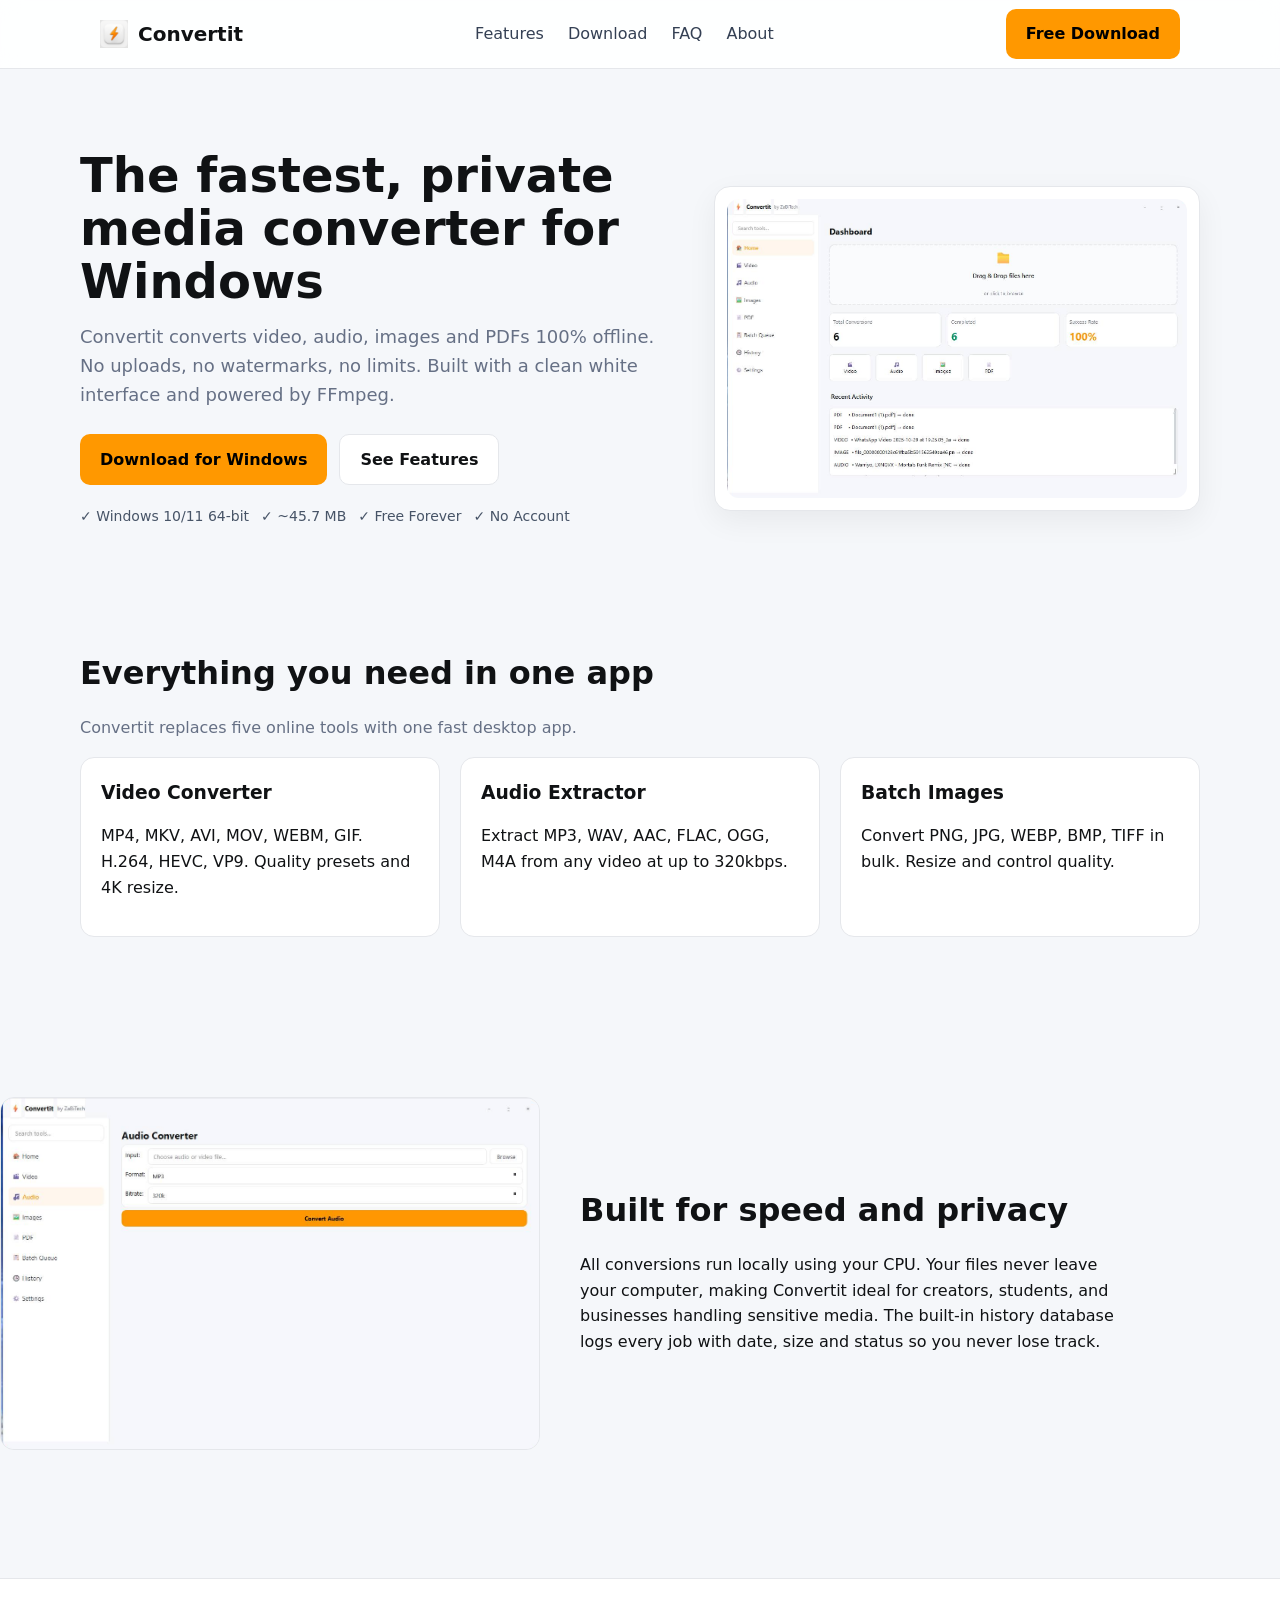
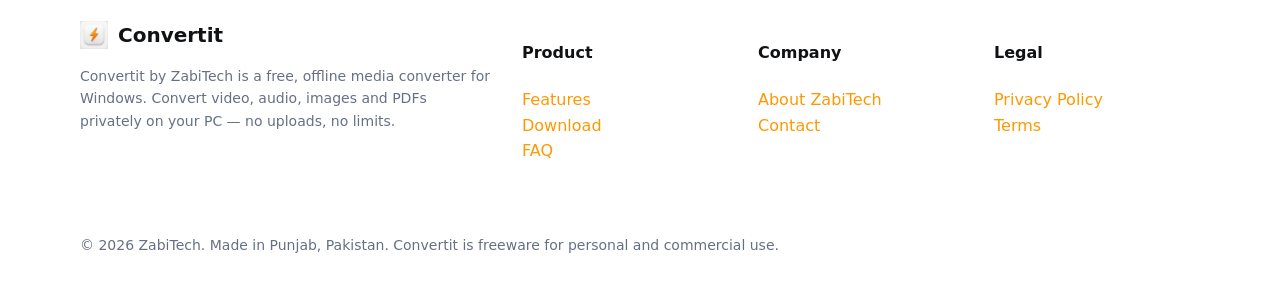
<file: index.html>
<!doctype html>
<html lang="en">
<head>
<meta charset="utf-8">
<title>Convertit – Free Offline Video, Audio, Image & PDF Converter for Windows</title>
<meta name="description" content="Download Convertit by ZabiTech. Free, fast, offline converter for Windows 10/11. Convert MP4, MKV, MP3, WAV, PNG, JPG, PDF without uploading.">
<meta name="viewport" content="width=device-width,initial-scale=1">
<link rel="icon" href="favicon.ico">
<link rel="apple-touch-icon" href="assets/favicon.ico">
<link rel="canonical" href="https://convertit.zabitech.dev/">
<meta property="og:title" content="Convertit – Free Offline Video, Audio, Image & PDF Converter for Windows">
<meta property="og:description" content="Download Convertit by ZabiTech. Free, fast, offline converter for Windows 10/11. Convert MP4, MKV, MP3, WAV, PNG, JPG, PDF without uploading.">
<meta property="og:type" content="website">
<meta property="og:image" content="assets/screenshot-dashboard.png">
<meta name="twitter:card" content="summary_large_image">
<link rel="stylesheet" href="assets/style.css">
<script type="application/ld+json">{
"@context":"https://schema.org",
"@type":"SoftwareApplication",
"name":"Convertit",
"operatingSystem":"Windows 10, Windows 11",
"applicationCategory":"MultimediaApplication",
"offers":{"@type":"Offer","price":"0","priceCurrency":"USD"},
"publisher":{"@type":"Organization","name":"ZabiTech"},
"description":"Download Convertit by ZabiTech. Free, fast, offline converter for Windows 10/11. Convert MP4, MKV, MP3, WAV, PNG, JPG, PDF without uploading.",
"downloadUrl":"https://github.com/Zabi178/convertit/releases/download/v1.0.0/Convertit-Setup.exe",
"screenshot":"https://convertit.zabitech.dev/assets/screenshot-dashboard.png"
}</script>
</head>
<body>
<header><div class="container nav">
  <a class="brand" href="index.html"><img src="assets/favicon.ico" alt="Convertit"> Convertit</a>
  <nav><ul>
    <li><a href="features.html" >Features</a></li>
    <li><a href="download.html" >Download</a></li>
    <li><a href="faq.html" >FAQ</a></li>
    <li><a href="about.html" >About</a></li>
  </ul></nav>
  <a class="btn" href="download.html">Free Download</a>
</div></header>

<section class="hero container">
  <div>
    <h1>The fastest, private media converter for Windows</h1>
    <p>Convertit converts video, audio, images and PDFs 100% offline. No uploads, no watermarks, no limits. Built with a clean white interface and powered by FFmpeg.</p>
    <div style="display:flex;gap:12px;flex-wrap:wrap">
      <a class="btn" href="download.html">Download for Windows</a>
      <a class="btn-ghost btn" href="features.html">See Features</a>
    </div>
    <div class="badges">
      <span>✓ Windows 10/11 64-bit</span><span>✓ ~45.7 MB</span><span>✓ Free Forever</span><span>✓ No Account</span>
    </div>
  </div>
  <div class="hero-card"><img src="assets/screenshot-dashboard.png" alt="Convertit Dashboard" loading="eager"></div>
</section>

<section class="section container">
  <h2>Everything you need in one app</h2>
  <p class="muted">Convertit replaces five online tools with one fast desktop app.</p>
  <div class="grid-3">
    <div class="card"><h3>Video Converter</h3><p>MP4, MKV, AVI, MOV, WEBM, GIF. H.264, HEVC, VP9. Quality presets and 4K resize.</p></div>
    <div class="card"><h3>Audio Extractor</h3><p>Extract MP3, WAV, AAC, FLAC, OGG, M4A from any video at up to 320kbps.</p></div>
    <div class="card"><h3>Batch Images</h3><p>Convert PNG, JPG, WEBP, BMP, TIFF in bulk. Resize and control quality.</p></div>
  </div>
</section>

<section class="section container feature">
  <div><img src="assets/screenshot-video.png" alt="Video Converter" loading="lazy"></div>
  <div><h2>Built for speed and privacy</h2><p>All conversions run locally using your CPU. Your files never leave your computer, making Convertit ideal for creators, students, and businesses handling sensitive media. The built-in history database logs every job with date, size and status so you never lose track.</p></div>
</section>

<footer><div class="container footer-grid">
  <div><div class="brand"><img src="assets/favicon.ico" alt=""> Convertit</div>
  <p class="small">Convertit by ZabiTech is a free, offline media converter for Windows. Convert video, audio, images and PDFs privately on your PC — no uploads, no limits.</p></div>
  <div><h4>Product</h4><p><a href="features.html">Features</a><br><a href="download.html">Download</a><br><a href="faq.html">FAQ</a></p></div>
  <div><h4>Company</h4><p><a href="about.html">About ZabiTech</a><br><a href="contact.html">Contact</a></p></div>
  <div><h4>Legal</h4><p><a href="privacy.html">Privacy Policy</a><br><a href="terms.html">Terms</a></p></div>
</div><div class="container" style="padding:0 0 30px"><p class="small">© 2026 ZabiTech. Made in Punjab, Pakistan. Convertit is freeware for personal and commercial use.</p></div></footer>
</body></html>
</file>
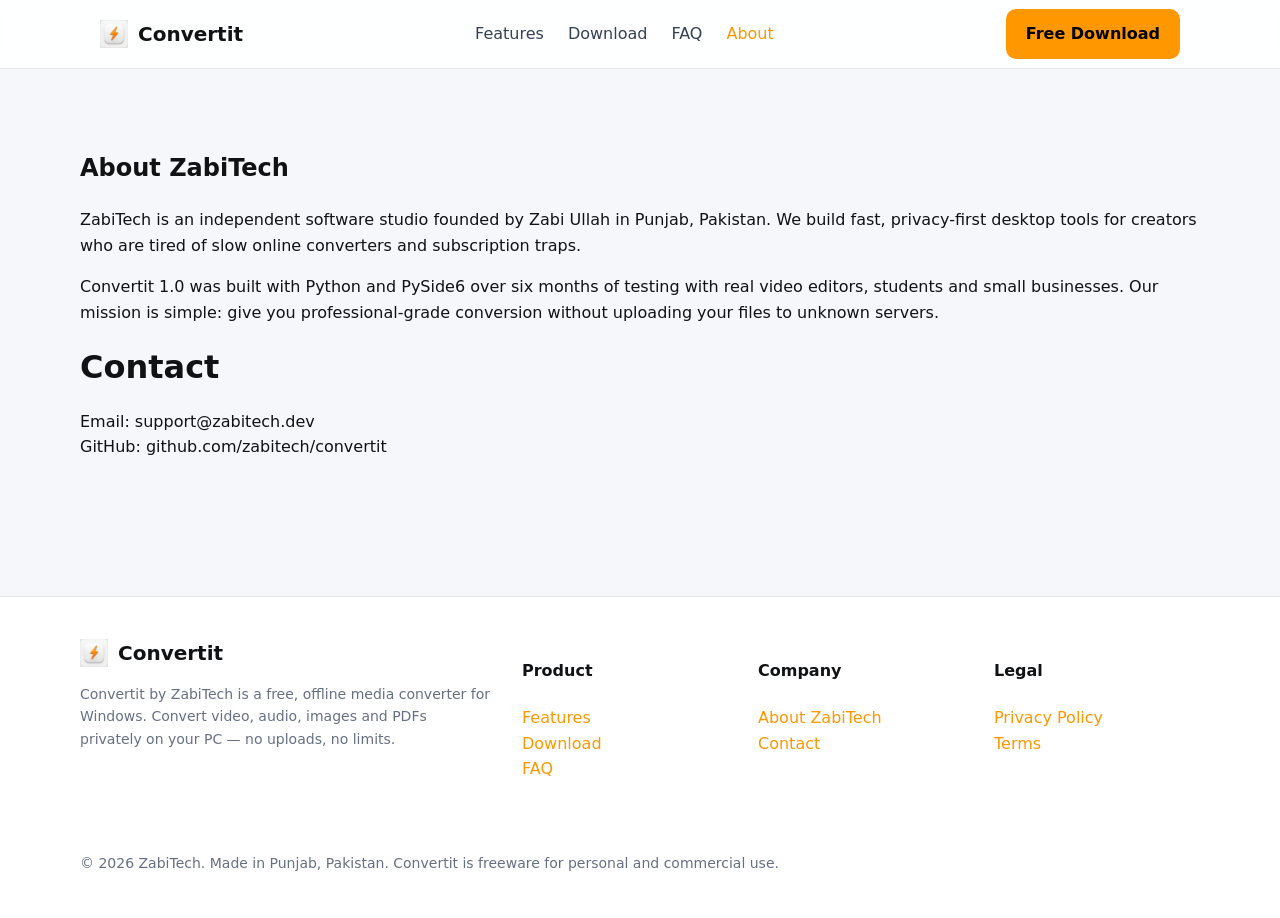
<file: about.html>
<!doctype html>
<html lang="en">
<head>
<meta charset="utf-8">
<title>About Convertit and ZabiTech</title>
<meta name="description" content="Learn about ZabiTech, the creator of Convertit free offline converter.">
<meta name="viewport" content="width=device-width,initial-scale=1">
<link rel="icon" href="favicon.ico">
<link rel="apple-touch-icon" href="assets/favicon.ico">
<link rel="canonical" href="https://convertit.zabitech.dev/">
<meta property="og:title" content="About Convertit and ZabiTech">
<meta property="og:description" content="Learn about ZabiTech, the creator of Convertit free offline converter.">
<meta property="og:type" content="website">
<meta property="og:image" content="assets/screenshot-dashboard.png">
<meta name="twitter:card" content="summary_large_image">
<link rel="stylesheet" href="assets/style.css">
<script type="application/ld+json">{
"@context":"https://schema.org",
"@type":"SoftwareApplication",
"name":"Convertit",
"operatingSystem":"Windows 10, Windows 11",
"applicationCategory":"MultimediaApplication",
"offers":{"@type":"Offer","price":"0","priceCurrency":"USD"},
"publisher":{"@type":"Organization","name":"ZabiTech"},
"description":"Learn about ZabiTech, the creator of Convertit free offline converter.",
"downloadUrl":"https://github.com/Zabi178/convertit/releases/download/v1.0.0/Convertit-Setup.exe",
"screenshot":"https://convertit.zabitech.dev/assets/screenshot-dashboard.png"
}</script>
</head>
<body>
<header><div class="container nav">
  <a class="brand" href="index.html"><img src="assets/favicon.ico" alt="Convertit"> Convertit</a>
  <nav><ul>
    <li><a href="features.html" >Features</a></li>
    <li><a href="download.html" >Download</a></li>
    <li><a href="faq.html" >FAQ</a></li>
    <li><a href="about.html" class="active">About</a></li>
  </ul></nav>
  <a class="btn" href="download.html">Free Download</a>
</div></header>

<section class="section container">
<h1>About ZabiTech</h1>
<p>ZabiTech is an independent software studio founded by Zabi Ullah in Punjab, Pakistan. We build fast, privacy-first desktop tools for creators who are tired of slow online converters and subscription traps.</p>
<p>Convertit 1.0 was built with Python and PySide6 over six months of testing with real video editors, students and small businesses. Our mission is simple: give you professional-grade conversion without uploading your files to unknown servers.</p>
<h2>Contact</h2>
<p>Email: support@zabitech.dev<br>GitHub: github.com/zabitech/convertit</p>
</section>

<footer><div class="container footer-grid">
  <div><div class="brand"><img src="assets/favicon.ico" alt=""> Convertit</div>
  <p class="small">Convertit by ZabiTech is a free, offline media converter for Windows. Convert video, audio, images and PDFs privately on your PC — no uploads, no limits.</p></div>
  <div><h4>Product</h4><p><a href="features.html">Features</a><br><a href="download.html">Download</a><br><a href="faq.html">FAQ</a></p></div>
  <div><h4>Company</h4><p><a href="about.html">About ZabiTech</a><br><a href="contact.html">Contact</a></p></div>
  <div><h4>Legal</h4><p><a href="privacy.html">Privacy Policy</a><br><a href="terms.html">Terms</a></p></div>
</div><div class="container" style="padding:0 0 30px"><p class="small">© 2026 ZabiTech. Made in Punjab, Pakistan. Convertit is freeware for personal and commercial use.</p></div></footer>
</body></html>
</file>
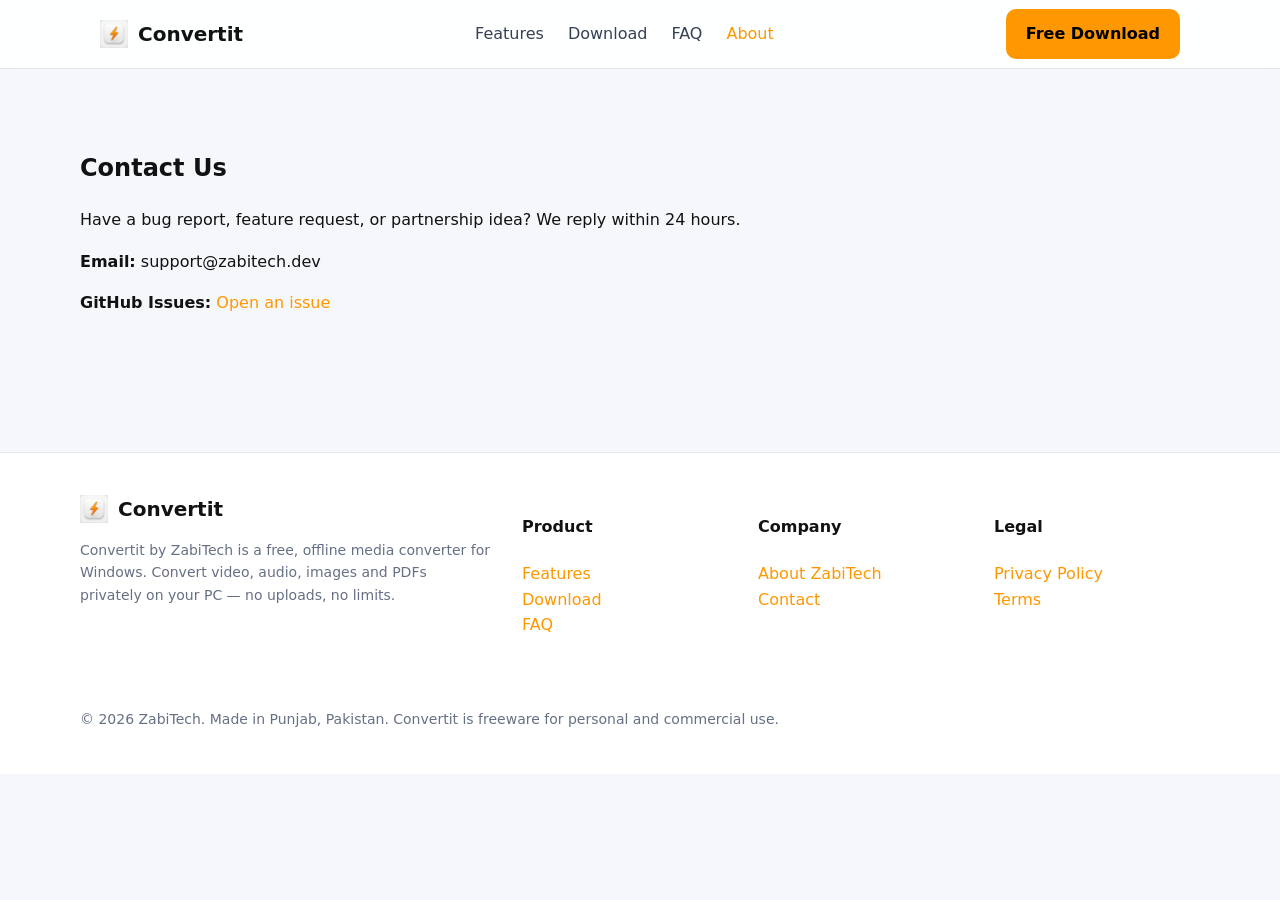
<file: contact.html>
<!doctype html>
<html lang="en">
<head>
<meta charset="utf-8">
<title>Contact ZabiTech Support</title>
<meta name="description" content="Contact the Convertit team for support.">
<meta name="viewport" content="width=device-width,initial-scale=1">
<link rel="icon" href="favicon.ico">
<link rel="apple-touch-icon" href="assets/favicon.ico">
<link rel="canonical" href="https://convertit.zabitech.dev/">
<meta property="og:title" content="Contact ZabiTech Support">
<meta property="og:description" content="Contact the Convertit team for support.">
<meta property="og:type" content="website">
<meta property="og:image" content="assets/screenshot-dashboard.png">
<meta name="twitter:card" content="summary_large_image">
<link rel="stylesheet" href="assets/style.css">
<script type="application/ld+json">{
"@context":"https://schema.org",
"@type":"SoftwareApplication",
"name":"Convertit",
"operatingSystem":"Windows 10, Windows 11",
"applicationCategory":"MultimediaApplication",
"offers":{"@type":"Offer","price":"0","priceCurrency":"USD"},
"publisher":{"@type":"Organization","name":"ZabiTech"},
"description":"Contact the Convertit team for support.",
"downloadUrl":"https://github.com/Zabi178/convertit/releases/download/v1.0.0/Convertit-Setup.exe",
"screenshot":"https://convertit.zabitech.dev/assets/screenshot-dashboard.png"
}</script>
</head>
<body>
<header><div class="container nav">
  <a class="brand" href="index.html"><img src="assets/favicon.ico" alt="Convertit"> Convertit</a>
  <nav><ul>
    <li><a href="features.html" >Features</a></li>
    <li><a href="download.html" >Download</a></li>
    <li><a href="faq.html" >FAQ</a></li>
    <li><a href="about.html" class="active">About</a></li>
  </ul></nav>
  <a class="btn" href="download.html">Free Download</a>
</div></header>

<section class="section container">
<h1>Contact Us</h1>
<p>Have a bug report, feature request, or partnership idea? We reply within 24 hours.</p>
<p><strong>Email:</strong> support@zabitech.dev</p>
<p><strong>GitHub Issues:</strong> <a href="https://github.com/zabitech/convertit/issues">Open an issue</a></p>
</section>

<footer><div class="container footer-grid">
  <div><div class="brand"><img src="assets/favicon.ico" alt=""> Convertit</div>
  <p class="small">Convertit by ZabiTech is a free, offline media converter for Windows. Convert video, audio, images and PDFs privately on your PC — no uploads, no limits.</p></div>
  <div><h4>Product</h4><p><a href="features.html">Features</a><br><a href="download.html">Download</a><br><a href="faq.html">FAQ</a></p></div>
  <div><h4>Company</h4><p><a href="about.html">About ZabiTech</a><br><a href="contact.html">Contact</a></p></div>
  <div><h4>Legal</h4><p><a href="privacy.html">Privacy Policy</a><br><a href="terms.html">Terms</a></p></div>
</div><div class="container" style="padding:0 0 30px"><p class="small">© 2026 ZabiTech. Made in Punjab, Pakistan. Convertit is freeware for personal and commercial use.</p></div></footer>
</body></html>
</file>
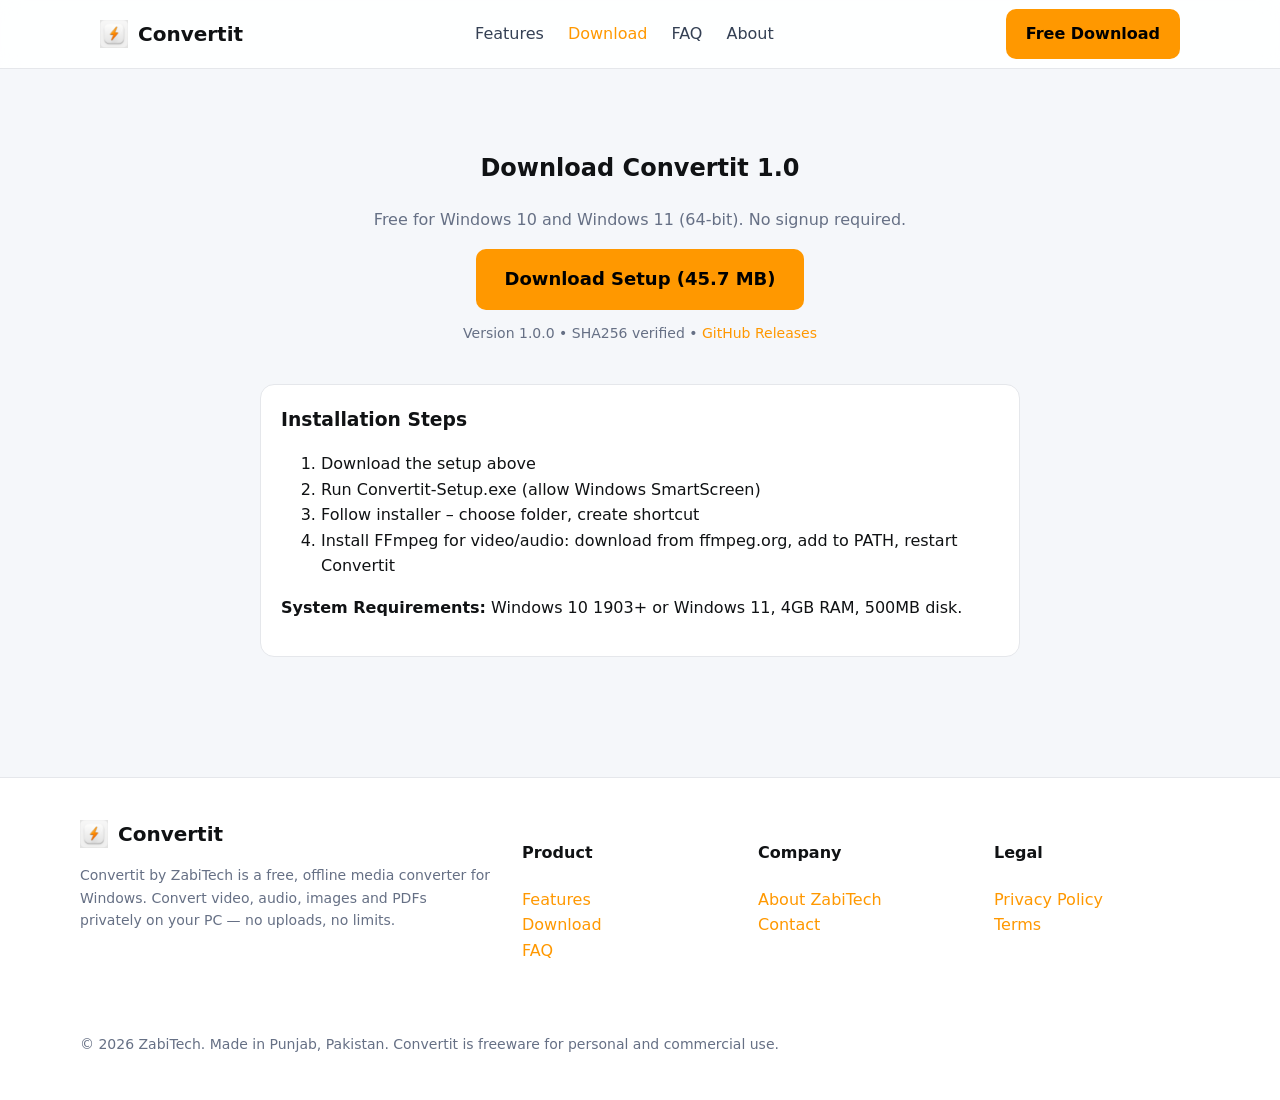
<file: download.html>
<!doctype html>
<html lang="en">
<head>
<meta charset="utf-8">
<title>Download Convertit for Windows – Free Offline Converter</title>
<meta name="description" content="Get the official Convertit installer for Windows. Free, safe, offline media converter from ZabiTech.">
<meta name="viewport" content="width=device-width,initial-scale=1">
<link rel="icon" href="favicon.ico">
<link rel="apple-touch-icon" href="assets/favicon.ico">
<link rel="canonical" href="https://convertit.zabitech.dev/">
<meta property="og:title" content="Download Convertit for Windows – Free Offline Converter">
<meta property="og:description" content="Get the official Convertit installer for Windows. Free, safe, offline media converter from ZabiTech.">
<meta property="og:type" content="website">
<meta property="og:image" content="assets/screenshot-dashboard.png">
<meta name="twitter:card" content="summary_large_image">
<link rel="stylesheet" href="assets/style.css">
<script type="application/ld+json">{
"@context":"https://schema.org",
"@type":"SoftwareApplication",
"name":"Convertit",
"operatingSystem":"Windows 10, Windows 11",
"applicationCategory":"MultimediaApplication",
"offers":{"@type":"Offer","price":"0","priceCurrency":"USD"},
"publisher":{"@type":"Organization","name":"ZabiTech"},
"description":"Get the official Convertit installer for Windows. Free, safe, offline media converter from ZabiTech.",
"downloadUrl":"https://github.com/Zabi178/convertit/releases/download/v1.0.0/Convertit-Setup.exe",
"screenshot":"https://convertit.zabitech.dev/assets/screenshot-dashboard.png"
}</script>
</head>
<body>
<header><div class="container nav">
  <a class="brand" href="index.html"><img src="assets/favicon.ico" alt="Convertit"> Convertit</a>
  <nav><ul>
    <li><a href="features.html" >Features</a></li>
    <li><a href="download.html" class="active">Download</a></li>
    <li><a href="faq.html" >FAQ</a></li>
    <li><a href="about.html" >About</a></li>
  </ul></nav>
  <a class="btn" href="download.html">Free Download</a>
</div></header>

<section class="section container" style="text-align:center;max-width:760px">
<h1>Download Convertit 1.0</h1>
<p class="muted">Free for Windows 10 and Windows 11 (64-bit). No signup required.</p>
<a class="btn" style="font-size:18px;padding:16px 28px" href="https://github.com/Zabi178/convertit/releases/download/v1.0.0/Convertit-Setup.exe" target="_blank" rel="noopener" download>Download Setup (45.7 MB)</a>
<p class="small" style="margin-top:12px">Version 1.0.0 • SHA256 verified • <a href="https://github.com/Zabi178/convertit/releases/download/v1.0.0/Convertit-Setup.exe" target="_blank" rel="noopener"><a href="https://github.com/Zabi178/convertit/releases/tag/v1.0.0" target="_blank" rel="noopener">GitHub Releases</a></a></p>

<div class="card" style="text-align:left;margin-top:40px">
<h3>Installation Steps</h3>
<ol>
<li>Download the setup above</li>
<li>Run Convertit-Setup.exe (allow Windows SmartScreen)</li>
<li>Follow installer – choose folder, create shortcut</li>
<li>Install FFmpeg for video/audio: download from ffmpeg.org, add to PATH, restart Convertit</li>
</ol>
<p><strong>System Requirements:</strong> Windows 10 1903+ or Windows 11, 4GB RAM, 500MB disk.</p>
</div>
</section>

<footer><div class="container footer-grid">
  <div><div class="brand"><img src="assets/favicon.ico" alt=""> Convertit</div>
  <p class="small">Convertit by ZabiTech is a free, offline media converter for Windows. Convert video, audio, images and PDFs privately on your PC — no uploads, no limits.</p></div>
  <div><h4>Product</h4><p><a href="features.html">Features</a><br><a href="download.html">Download</a><br><a href="faq.html">FAQ</a></p></div>
  <div><h4>Company</h4><p><a href="about.html">About ZabiTech</a><br><a href="contact.html">Contact</a></p></div>
  <div><h4>Legal</h4><p><a href="privacy.html">Privacy Policy</a><br><a href="terms.html">Terms</a></p></div>
</div><div class="container" style="padding:0 0 30px"><p class="small">© 2026 ZabiTech. Made in Punjab, Pakistan. Convertit is freeware for personal and commercial use.</p></div></footer>
</body></html>
</file>
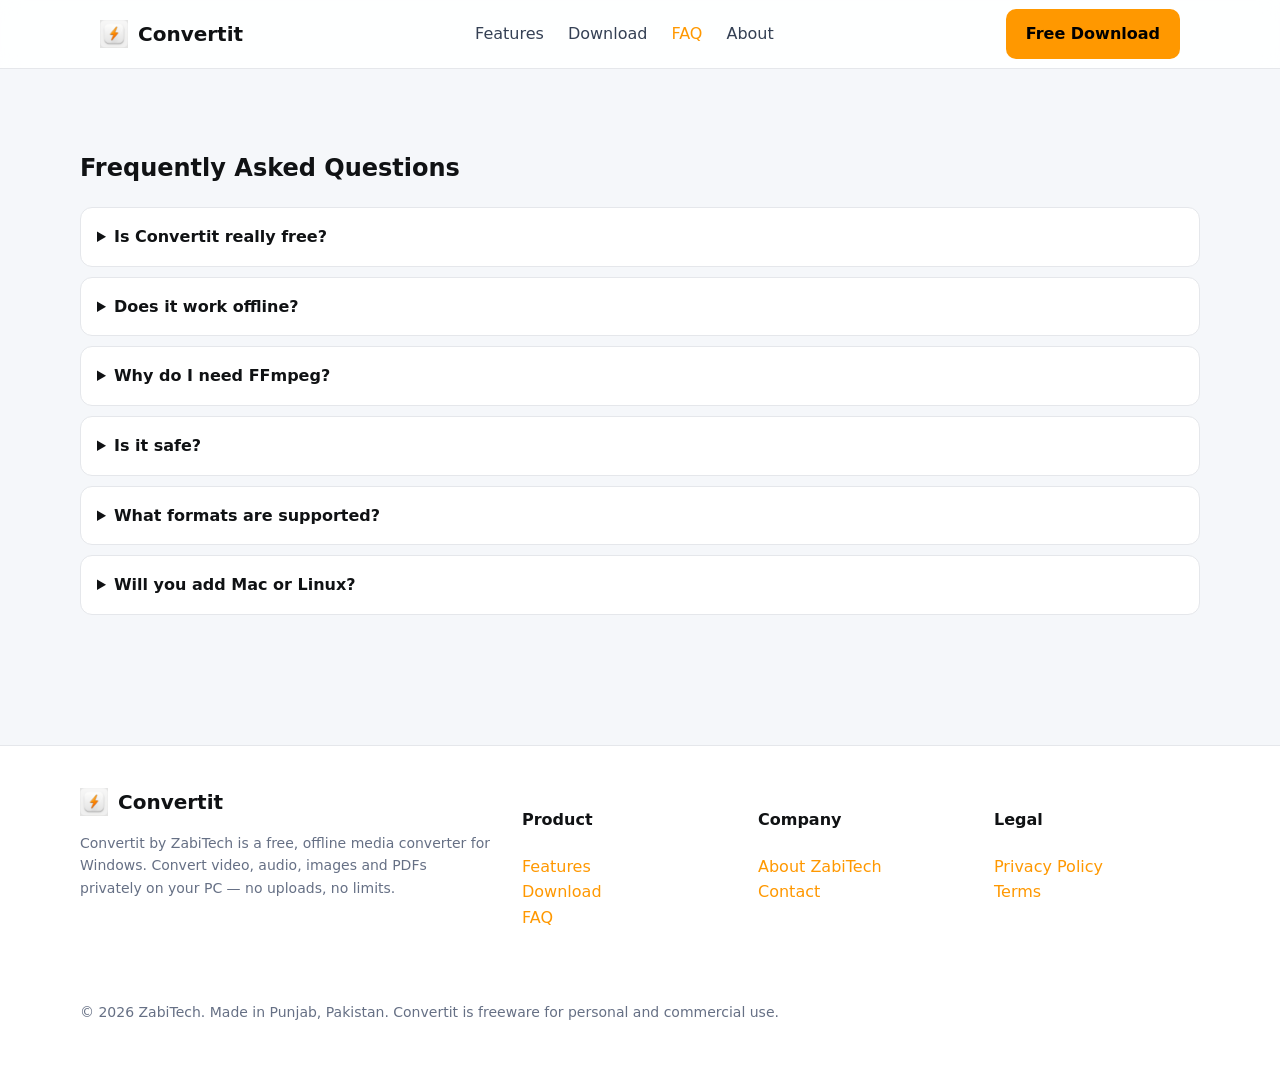
<file: faq.html>
<!doctype html>
<html lang="en">
<head>
<meta charset="utf-8">
<title>Convertit FAQ – Common Questions</title>
<meta name="description" content="Answers about Convertit installation, FFmpeg, privacy, formats and safety.">
<meta name="viewport" content="width=device-width,initial-scale=1">
<link rel="icon" href="favicon.ico">
<link rel="apple-touch-icon" href="assets/favicon.ico">
<link rel="canonical" href="https://convertit.zabitech.dev/">
<meta property="og:title" content="Convertit FAQ – Common Questions">
<meta property="og:description" content="Answers about Convertit installation, FFmpeg, privacy, formats and safety.">
<meta property="og:type" content="website">
<meta property="og:image" content="assets/screenshot-dashboard.png">
<meta name="twitter:card" content="summary_large_image">
<link rel="stylesheet" href="assets/style.css">
<script type="application/ld+json">{
"@context":"https://schema.org",
"@type":"SoftwareApplication",
"name":"Convertit",
"operatingSystem":"Windows 10, Windows 11",
"applicationCategory":"MultimediaApplication",
"offers":{"@type":"Offer","price":"0","priceCurrency":"USD"},
"publisher":{"@type":"Organization","name":"ZabiTech"},
"description":"Answers about Convertit installation, FFmpeg, privacy, formats and safety.",
"downloadUrl":"https://github.com/Zabi178/convertit/releases/download/v1.0.0/Convertit-Setup.exe",
"screenshot":"https://convertit.zabitech.dev/assets/screenshot-dashboard.png"
}</script>
</head>
<body>
<header><div class="container nav">
  <a class="brand" href="index.html"><img src="assets/favicon.ico" alt="Convertit"> Convertit</a>
  <nav><ul>
    <li><a href="features.html" >Features</a></li>
    <li><a href="download.html" >Download</a></li>
    <li><a href="faq.html" class="active">FAQ</a></li>
    <li><a href="about.html" >About</a></li>
  </ul></nav>
  <a class="btn" href="download.html">Free Download</a>
</div></header>

<section class="section container faq">
<h1>Frequently Asked Questions</h1>
<details><summary>Is Convertit really free?</summary><p>Yes. Convertit is freeware by ZabiTech. No ads inside the app, no watermarks, no limits. We plan to keep the core free forever.</p></details>
<details><summary>Does it work offline?</summary><p>100%. All conversions use FFmpeg and Qt on your PC. No files are uploaded.</p></details>
<details><summary>Why do I need FFmpeg?</summary><p>FFmpeg handles video and audio codecs. Install it once, Convertit detects it automatically. Image and PDF tools work without it.</p></details>
<details><summary>Is it safe?</summary><p>Yes. The installer is built with Inno Setup, code is open on GitHub, and it does not collect data.</p></details>
<details><summary>What formats are supported?</summary><p>Video: MP4, MKV, AVI, MOV, WEBM, GIF. Audio: MP3, WAV, AAC, FLAC, OGG, M4A. Images: PNG, JPG, JPEG, WEBP, BMP, TIFF. PDF: merge, images to PDF, PDF to PNG.</p></details>
<details><summary>Will you add Mac or Linux?</summary><p>Windows is the focus for 1.0. Mac and Linux builds are planned for 2026.</p></details>
</section>

<footer><div class="container footer-grid">
  <div><div class="brand"><img src="assets/favicon.ico" alt=""> Convertit</div>
  <p class="small">Convertit by ZabiTech is a free, offline media converter for Windows. Convert video, audio, images and PDFs privately on your PC — no uploads, no limits.</p></div>
  <div><h4>Product</h4><p><a href="features.html">Features</a><br><a href="download.html">Download</a><br><a href="faq.html">FAQ</a></p></div>
  <div><h4>Company</h4><p><a href="about.html">About ZabiTech</a><br><a href="contact.html">Contact</a></p></div>
  <div><h4>Legal</h4><p><a href="privacy.html">Privacy Policy</a><br><a href="terms.html">Terms</a></p></div>
</div><div class="container" style="padding:0 0 30px"><p class="small">© 2026 ZabiTech. Made in Punjab, Pakistan. Convertit is freeware for personal and commercial use.</p></div></footer>
</body></html>
</file>
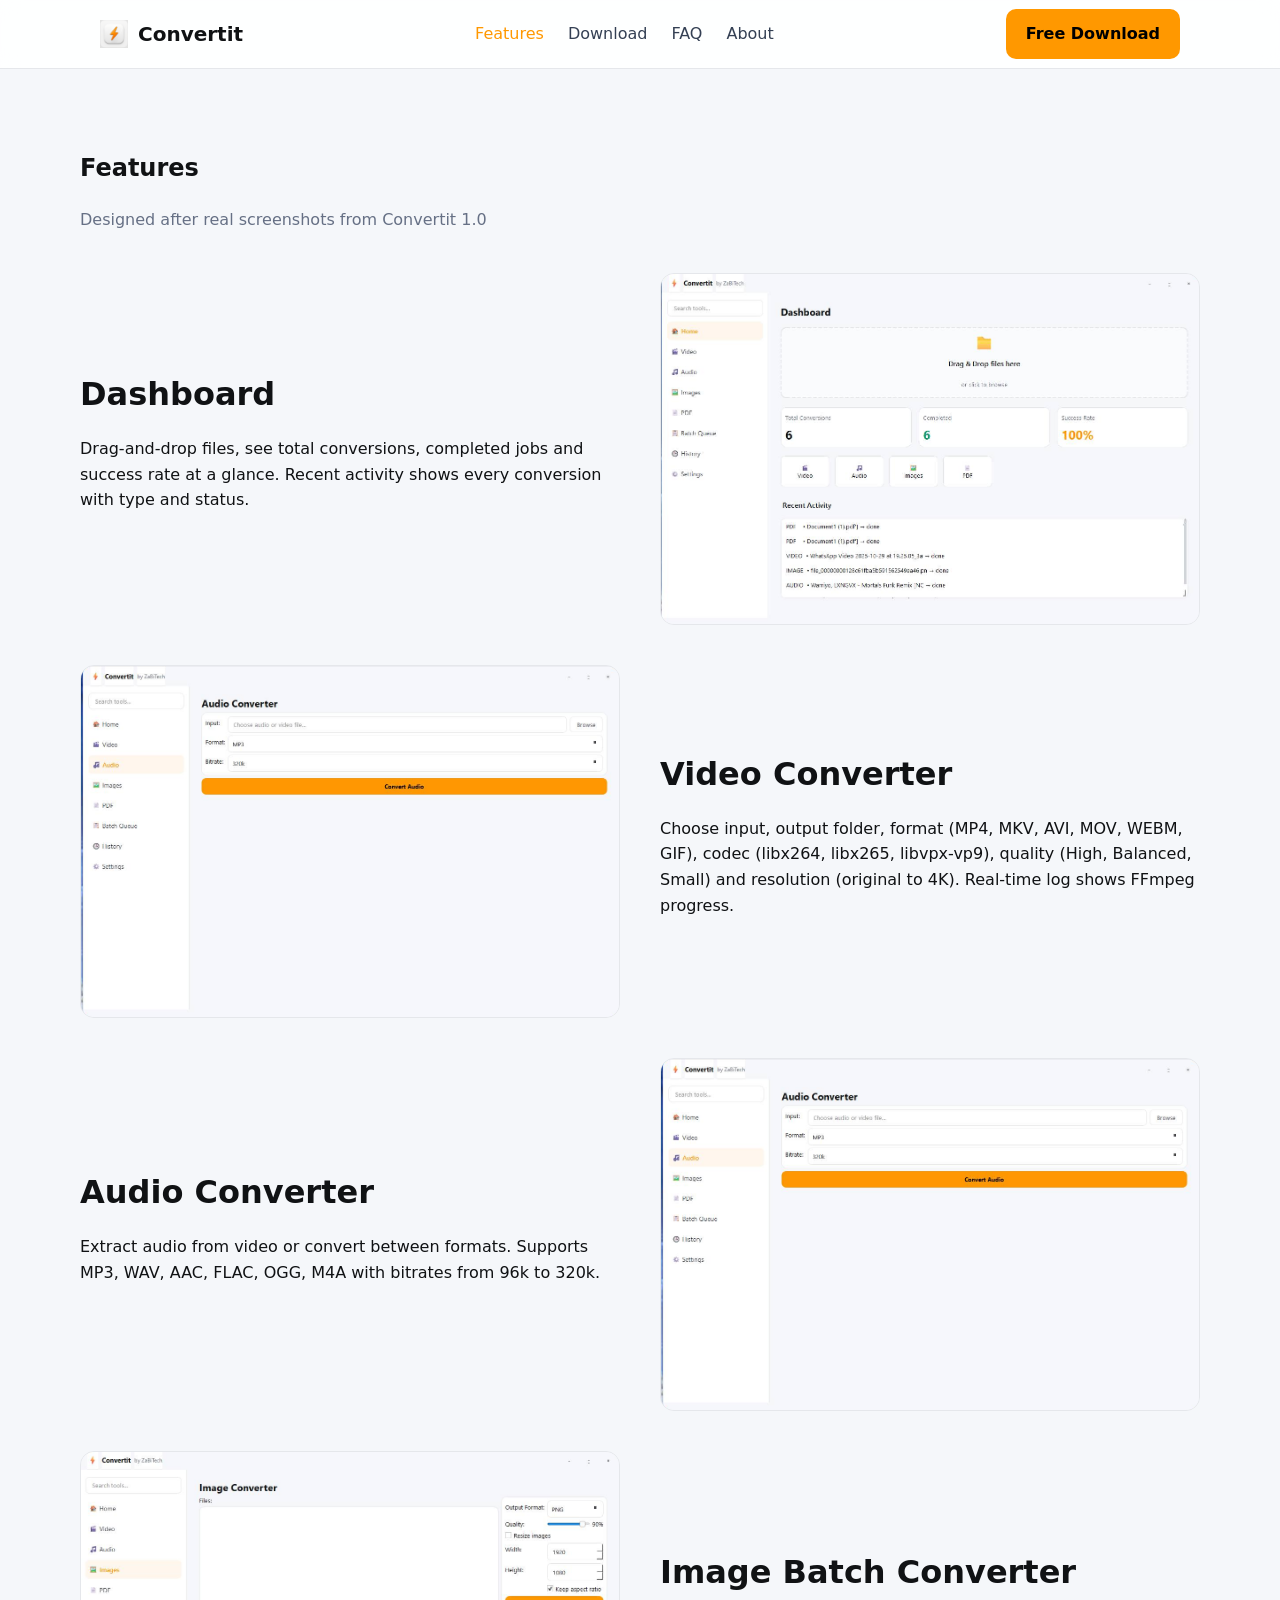
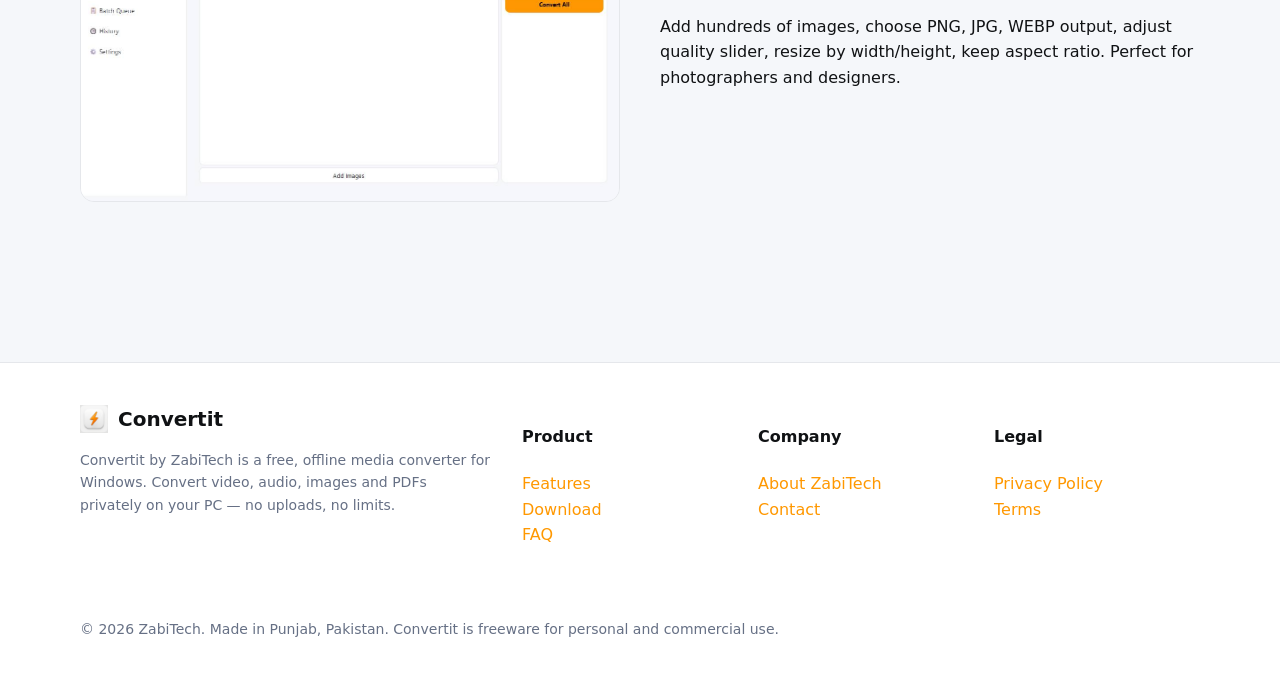
<file: features.html>
<!doctype html>
<html lang="en">
<head>
<meta charset="utf-8">
<title>Convertit Features – Video, Audio, Image, PDF Tools</title>
<meta name="description" content="Full feature list of Convertit: video converter, audio extractor, batch image converter, PDF merge and more.">
<meta name="viewport" content="width=device-width,initial-scale=1">
<link rel="icon" href="favicon.ico">
<link rel="apple-touch-icon" href="assets/favicon.ico">
<link rel="canonical" href="https://convertit.zabitech.dev/">
<meta property="og:title" content="Convertit Features – Video, Audio, Image, PDF Tools">
<meta property="og:description" content="Full feature list of Convertit: video converter, audio extractor, batch image converter, PDF merge and more.">
<meta property="og:type" content="website">
<meta property="og:image" content="assets/screenshot-dashboard.png">
<meta name="twitter:card" content="summary_large_image">
<link rel="stylesheet" href="assets/style.css">
<script type="application/ld+json">{
"@context":"https://schema.org",
"@type":"SoftwareApplication",
"name":"Convertit",
"operatingSystem":"Windows 10, Windows 11",
"applicationCategory":"MultimediaApplication",
"offers":{"@type":"Offer","price":"0","priceCurrency":"USD"},
"publisher":{"@type":"Organization","name":"ZabiTech"},
"description":"Full feature list of Convertit: video converter, audio extractor, batch image converter, PDF merge and more.",
"downloadUrl":"https://github.com/Zabi178/convertit/releases/download/v1.0.0/Convertit-Setup.exe",
"screenshot":"https://convertit.zabitech.dev/assets/screenshot-dashboard.png"
}</script>
</head>
<body>
<header><div class="container nav">
  <a class="brand" href="index.html"><img src="assets/favicon.ico" alt="Convertit"> Convertit</a>
  <nav><ul>
    <li><a href="features.html" class="active">Features</a></li>
    <li><a href="download.html" >Download</a></li>
    <li><a href="faq.html" >FAQ</a></li>
    <li><a href="about.html" >About</a></li>
  </ul></nav>
  <a class="btn" href="download.html">Free Download</a>
</div></header>

<section class="section container">
<h1>Features</h1>
<p class="muted">Designed after real screenshots from Convertit 1.0</p>

<div class="feature"><div><h2>Dashboard</h2><p>Drag-and-drop files, see total conversions, completed jobs and success rate at a glance. Recent activity shows every conversion with type and status.</p></div><img src="assets/screenshot-dashboard.png" alt=""></div>

<div class="feature"><img src="assets/screenshot-video.png" alt=""><div><h2>Video Converter</h2><p>Choose input, output folder, format (MP4, MKV, AVI, MOV, WEBM, GIF), codec (libx264, libx265, libvpx-vp9), quality (High, Balanced, Small) and resolution (original to 4K). Real-time log shows FFmpeg progress.</p></div></div>

<div class="feature"><div><h2>Audio Converter</h2><p>Extract audio from video or convert between formats. Supports MP3, WAV, AAC, FLAC, OGG, M4A with bitrates from 96k to 320k.</p></div><img src="assets/screenshot-audio.png" alt=""></div>

<div class="feature"><img src="assets/screenshot-images.png" alt=""><div><h2>Image Batch Converter</h2><p>Add hundreds of images, choose PNG, JPG, WEBP output, adjust quality slider, resize by width/height, keep aspect ratio. Perfect for photographers and designers.</p></div></div>
</section>

<footer><div class="container footer-grid">
  <div><div class="brand"><img src="assets/favicon.ico" alt=""> Convertit</div>
  <p class="small">Convertit by ZabiTech is a free, offline media converter for Windows. Convert video, audio, images and PDFs privately on your PC — no uploads, no limits.</p></div>
  <div><h4>Product</h4><p><a href="features.html">Features</a><br><a href="download.html">Download</a><br><a href="faq.html">FAQ</a></p></div>
  <div><h4>Company</h4><p><a href="about.html">About ZabiTech</a><br><a href="contact.html">Contact</a></p></div>
  <div><h4>Legal</h4><p><a href="privacy.html">Privacy Policy</a><br><a href="terms.html">Terms</a></p></div>
</div><div class="container" style="padding:0 0 30px"><p class="small">© 2026 ZabiTech. Made in Punjab, Pakistan. Convertit is freeware for personal and commercial use.</p></div></footer>
</body></html>
</file>
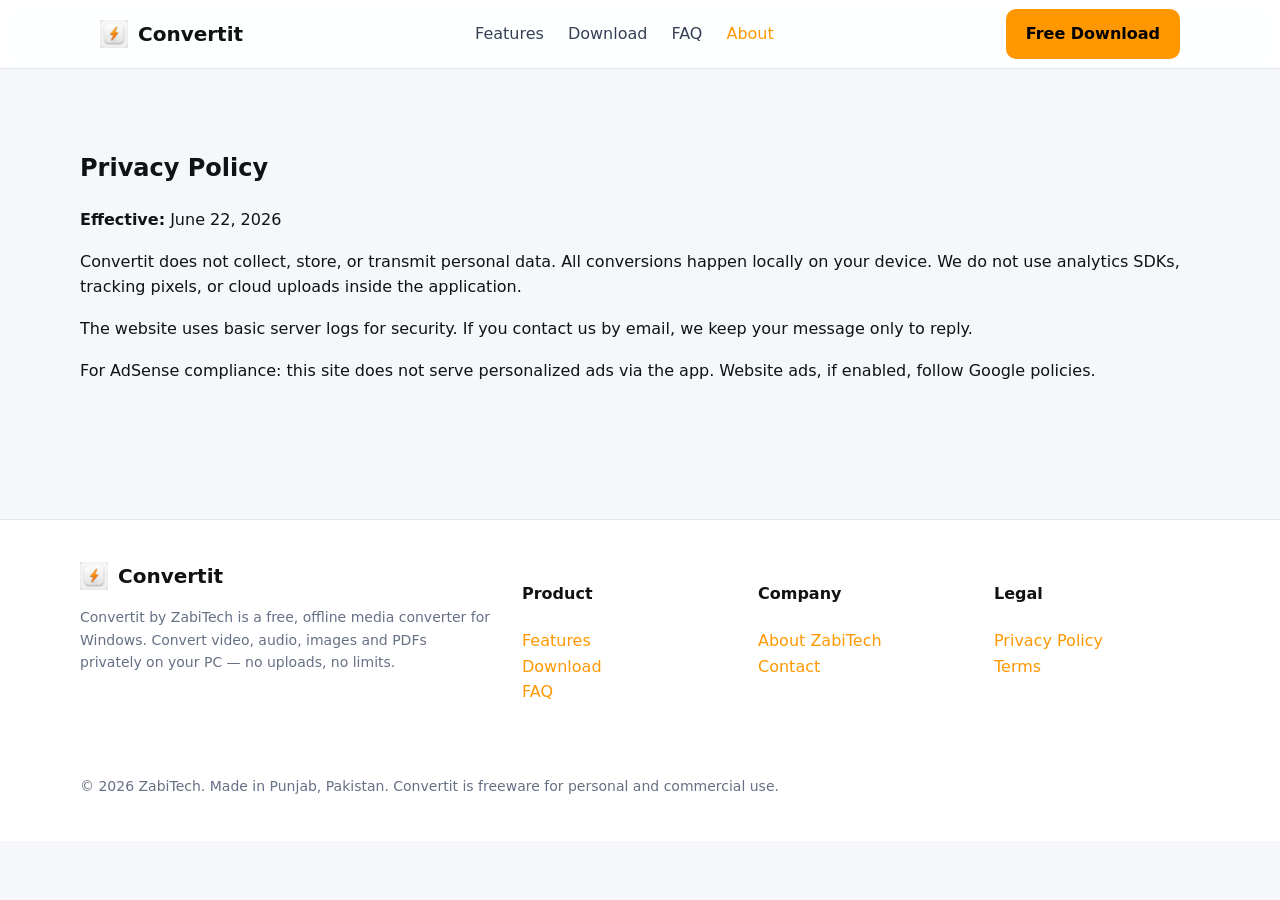
<file: privacy.html>
<!doctype html>
<html lang="en">
<head>
<meta charset="utf-8">
<title>Privacy Policy – Convertit</title>
<meta name="description" content="Convertit privacy policy. No data collection, offline processing.">
<meta name="viewport" content="width=device-width,initial-scale=1">
<link rel="icon" href="favicon.ico">
<link rel="apple-touch-icon" href="assets/favicon.ico">
<link rel="canonical" href="https://convertit.zabitech.dev/">
<meta property="og:title" content="Privacy Policy – Convertit">
<meta property="og:description" content="Convertit privacy policy. No data collection, offline processing.">
<meta property="og:type" content="website">
<meta property="og:image" content="assets/screenshot-dashboard.png">
<meta name="twitter:card" content="summary_large_image">
<link rel="stylesheet" href="assets/style.css">
<script type="application/ld+json">{
"@context":"https://schema.org",
"@type":"SoftwareApplication",
"name":"Convertit",
"operatingSystem":"Windows 10, Windows 11",
"applicationCategory":"MultimediaApplication",
"offers":{"@type":"Offer","price":"0","priceCurrency":"USD"},
"publisher":{"@type":"Organization","name":"ZabiTech"},
"description":"Convertit privacy policy. No data collection, offline processing.",
"downloadUrl":"https://github.com/Zabi178/convertit/releases/download/v1.0.0/Convertit-Setup.exe",
"screenshot":"https://convertit.zabitech.dev/assets/screenshot-dashboard.png"
}</script>
</head>
<body>
<header><div class="container nav">
  <a class="brand" href="index.html"><img src="assets/favicon.ico" alt="Convertit"> Convertit</a>
  <nav><ul>
    <li><a href="features.html" >Features</a></li>
    <li><a href="download.html" >Download</a></li>
    <li><a href="faq.html" >FAQ</a></li>
    <li><a href="about.html" class="active">About</a></li>
  </ul></nav>
  <a class="btn" href="download.html">Free Download</a>
</div></header>

<section class="section container">
<h1>Privacy Policy</h1>
<p><strong>Effective:</strong> June 22, 2026</p>
<p>Convertit does not collect, store, or transmit personal data. All conversions happen locally on your device. We do not use analytics SDKs, tracking pixels, or cloud uploads inside the application.</p>
<p>The website uses basic server logs for security. If you contact us by email, we keep your message only to reply.</p>
<p>For AdSense compliance: this site does not serve personalized ads via the app. Website ads, if enabled, follow Google policies.</p>
</section>

<footer><div class="container footer-grid">
  <div><div class="brand"><img src="assets/favicon.ico" alt=""> Convertit</div>
  <p class="small">Convertit by ZabiTech is a free, offline media converter for Windows. Convert video, audio, images and PDFs privately on your PC — no uploads, no limits.</p></div>
  <div><h4>Product</h4><p><a href="features.html">Features</a><br><a href="download.html">Download</a><br><a href="faq.html">FAQ</a></p></div>
  <div><h4>Company</h4><p><a href="about.html">About ZabiTech</a><br><a href="contact.html">Contact</a></p></div>
  <div><h4>Legal</h4><p><a href="privacy.html">Privacy Policy</a><br><a href="terms.html">Terms</a></p></div>
</div><div class="container" style="padding:0 0 30px"><p class="small">© 2026 ZabiTech. Made in Punjab, Pakistan. Convertit is freeware for personal and commercial use.</p></div></footer>
</body></html>
</file>
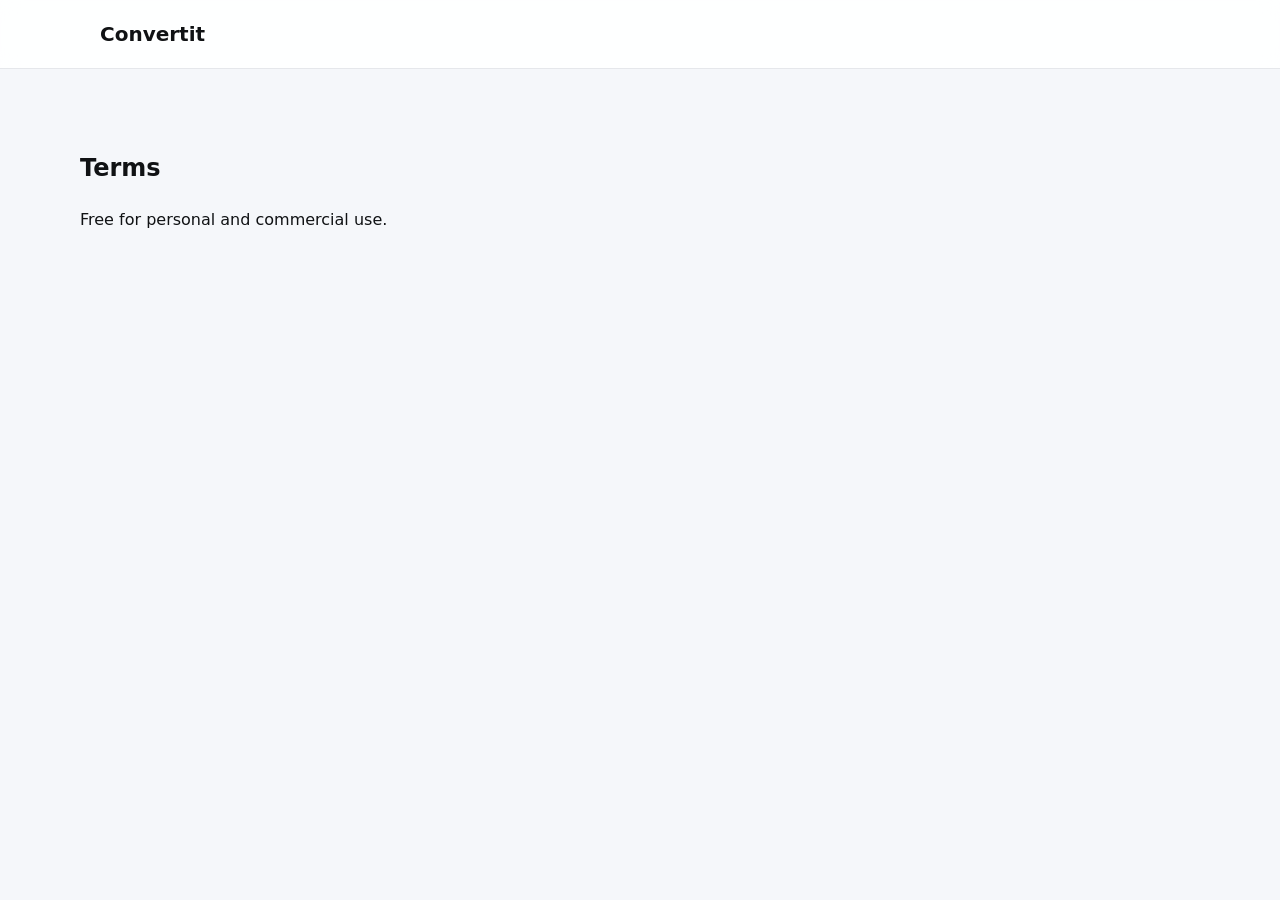
<file: terms.html>
<!doctype html><html lang="en"><head><meta charset="utf-8"><title>Terms – Convertit by ZabiTech</title><link rel="stylesheet" href="assets/style.css"></head><body><header><div class="container nav"><a class="brand" href="index.html">Convertit</a></div></header><section class="section container"><h1>Terms</h1><p>Free for personal and commercial use.</p></section></body></html>
</file>
<file: assets/style.css>
:root{--orange:#FF9800;--dark:#101214;--muted:#667085;--bg:#F5F7FA;--card:#fff;--border:#E5E7EB}
*{box-sizing:border-box}html{scroll-behavior:smooth}body{margin:0;font-family:Inter,system-ui,-apple-system,Segoe UI,Roboto,Arial,sans-serif;background:var(--bg);color:var(--dark);line-height:1.6}
a{color:var(--orange);text-decoration:none}a:hover{text-decoration:underline}
.container{max-width:1120px;margin:0 auto;padding:0 20px}
header{position:sticky;top:0;background:rgba(255,255,255,.9);backdrop-filter:saturate(180%) blur(10px);border-bottom:1px solid var(--border);z-index:50}
.nav{display:flex;align-items:center;justify-content:space-between;height:68px}
.brand{display:flex;align-items:center;gap:10px;font-weight:700;font-size:20px;color:var(--dark)}
.brand img{width:28px;height:28px}
nav ul{display:flex;gap:24px;list-style:none;margin:0;padding:0}
nav li a{color:#344054;font-weight:500}nav li a.active,nav li a:hover{color:var(--orange)}
.btn{display:inline-flex;align-items:center;gap:8px;background:var(--orange);color:#000;font-weight:600;padding:12px 20px;border-radius:10px;border:0;cursor:pointer;transition:.2s}
.btn:hover{transform:translateY(-1px);box-shadow:0 6px 20px rgba(255,152,0,.3)}
.btn-ghost{background:#fff;border:1px solid var(--border);color:#101214}
.hero{padding:80px 0 40px;display:grid;grid-template-columns:1.1fr .9fr;gap:40px;align-items:center}
.hero h1{font-size:48px;line-height:1.1;margin:0 0 16px}
.hero p{font-size:18px;color:var(--muted);margin:0 0 24px}
.hero-card{background:var(--card);border:1px solid var(--border);border-radius:16px;padding:12px;box-shadow:0 10px 30px rgba(16,18,20,.06)}
.hero-card img{width:100%;border-radius:12px;display:block}
.badges{display:flex;gap:12px;flex-wrap:wrap;margin:20px 0;color:#475467;font-size:14px}
.grid-3{display:grid;grid-template-columns:repeat(3,1fr);gap:20px}
.card{background:var(--card);border:1px solid var(--border);border-radius:14px;padding:20px}
.card h3{margin:0 0 8px}
.section{padding:60px 0}
.section h2{font-size:32px;margin:0 0 12px}
.muted{color:var(--muted)}
.feature{display:grid;grid-template-columns:1fr 1fr;gap:40px;align-items:center;margin:40px 0}
.feature img{width:100%;border-radius:14px;border:1px solid var(--border);background:#fff}
footer{border-top:1px solid var(--border);background:#fff;margin-top:60px}
.footer-grid{display:grid;grid-template-columns:2fr 1fr 1fr 1fr;gap:30px;padding:40px 0}
.small{font-size:14px;color:#667085}
code,kbd{background:#F2F4F7;padding:2px 6px;border-radius:6px;font-size:13px}
.faq details{background:#fff;border:1px solid var(--border);border-radius:12px;padding:16px;margin:10px 0}
.faq summary{cursor:pointer;font-weight:600}
table{width:100%;border-collapse:collapse}th,td{padding:10px;border-bottom:1px solid var(--border);text-align:left}
@media(max-width:900px){.hero{grid-template-columns:1fr}.grid-3{grid-template-columns:1fr}.feature{grid-template-columns:1fr}.footer-grid{grid-template-columns:1fr 1fr}nav ul{display:none}}
</file>
